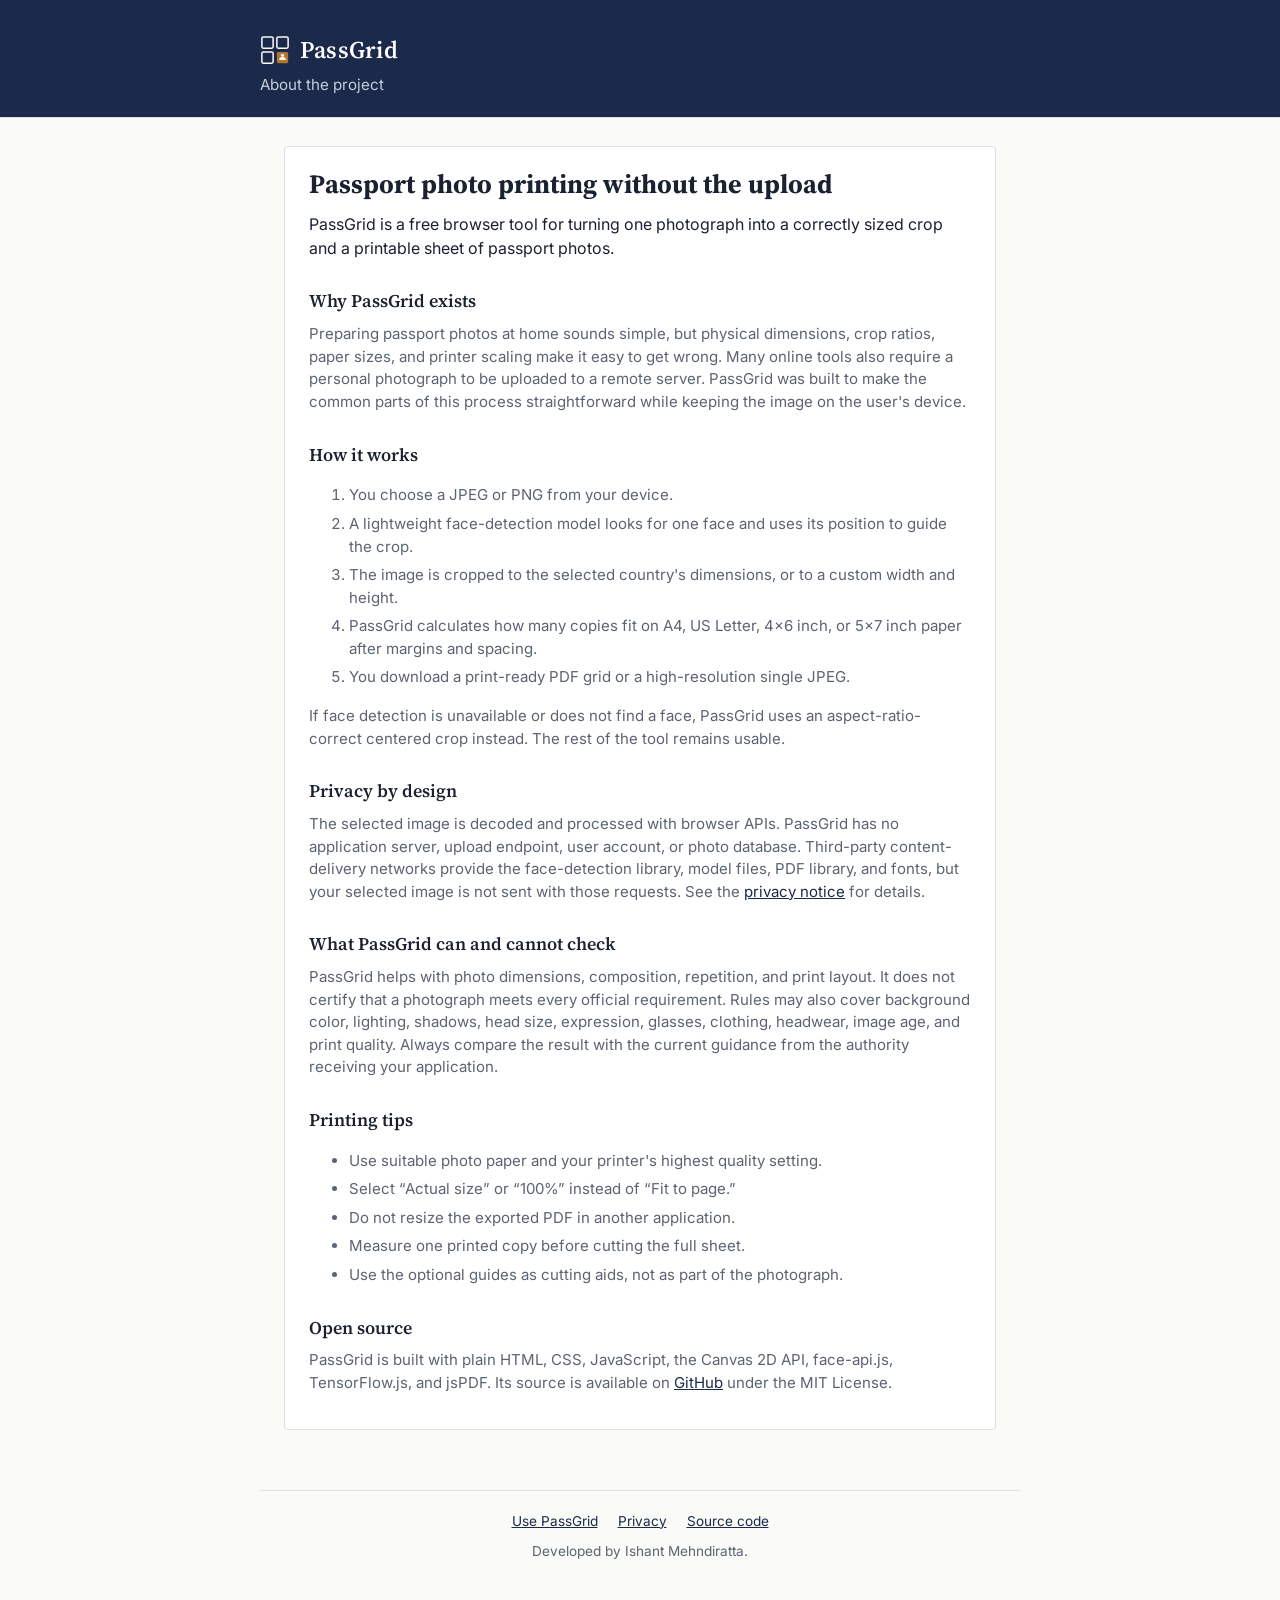
<file: about.html>
<!DOCTYPE html>
<html lang="en">
<head>
<meta charset="UTF-8" />
<meta name="viewport" content="width=device-width, initial-scale=1.0" />
<title>About PassGrid</title>
<meta name="description" content="Learn how PassGrid privately prepares passport photos and printable photo sheets in your browser." />
<link rel="icon" type="image/svg+xml" href="assets/favicon.svg" />
<link rel="preconnect" href="https://fonts.googleapis.com">
<link href="https://fonts.googleapis.com/css2?family=Source+Serif+4:wght@500;600;700&family=Inter:wght@400;500;600;700&display=swap" rel="stylesheet">
<link rel="stylesheet" href="styles.css" />
</head>
<body>
<header class="site-header compact-header">
  <div class="brand">
    <a class="brand-link" href="index.html" aria-label="PassGrid home">
      <img src="assets/logo.svg" alt="" class="brand-mark" />
      <span class="brand-name">PassGrid</span>
    </a>
  </div>
  <p class="tagline">About the project</p>
</header>

<main class="content-page">
  <article class="panel article-content">
    <h1>Passport photo printing without the upload</h1>
    <p class="lede">PassGrid is a free browser tool for turning one photograph into a correctly sized crop and a printable sheet of passport photos.</p>

    <h2>Why PassGrid exists</h2>
    <p>Preparing passport photos at home sounds simple, but physical dimensions, crop ratios, paper sizes, and printer scaling make it easy to get wrong. Many online tools also require a personal photograph to be uploaded to a remote server. PassGrid was built to make the common parts of this process straightforward while keeping the image on the user's device.</p>

    <h2>How it works</h2>
    <ol>
      <li>You choose a JPEG or PNG from your device.</li>
      <li>A lightweight face-detection model looks for one face and uses its position to guide the crop.</li>
      <li>The image is cropped to the selected country's dimensions, or to a custom width and height.</li>
      <li>PassGrid calculates how many copies fit on A4, US Letter, 4×6 inch, or 5×7 inch paper after margins and spacing.</li>
      <li>You download a print-ready PDF grid or a high-resolution single JPEG.</li>
    </ol>
    <p>If face detection is unavailable or does not find a face, PassGrid uses an aspect-ratio-correct centered crop instead. The rest of the tool remains usable.</p>

    <h2>Privacy by design</h2>
    <p>The selected image is decoded and processed with browser APIs. PassGrid has no application server, upload endpoint, user account, or photo database. Third-party content-delivery networks provide the face-detection library, model files, PDF library, and fonts, but your selected image is not sent with those requests. See the <a href="privacy.html">privacy notice</a> for details.</p>

    <h2>What PassGrid can and cannot check</h2>
    <p>PassGrid helps with photo dimensions, composition, repetition, and print layout. It does not certify that a photograph meets every official requirement. Rules may also cover background color, lighting, shadows, head size, expression, glasses, clothing, headwear, image age, and print quality. Always compare the result with the current guidance from the authority receiving your application.</p>

    <h2>Printing tips</h2>
    <ul>
      <li>Use suitable photo paper and your printer's highest quality setting.</li>
      <li>Select “Actual size” or “100%” instead of “Fit to page.”</li>
      <li>Do not resize the exported PDF in another application.</li>
      <li>Measure one printed copy before cutting the full sheet.</li>
      <li>Use the optional guides as cutting aids, not as part of the photograph.</li>
    </ul>

    <h2>Open source</h2>
    <p>PassGrid is built with plain HTML, CSS, JavaScript, the Canvas 2D API, face-api.js, TensorFlow.js, and jsPDF. Its source is available on <a href="https://github.com/ISHANT-M/PassGrid" target="_blank" rel="noopener">GitHub</a> under the MIT License.</p>
  </article>
</main>

<footer class="site-footer">
  <nav class="footer-nav" aria-label="Footer">
    <a href="index.html">Use PassGrid</a>
    <a href="privacy.html">Privacy</a>
    <a href="https://github.com/ISHANT-M/PassGrid" target="_blank" rel="noopener">Source code</a>
  </nav>
  <p>Developed by Ishant Mehndiratta.</p>
</footer>
</body>
</html>
</file>
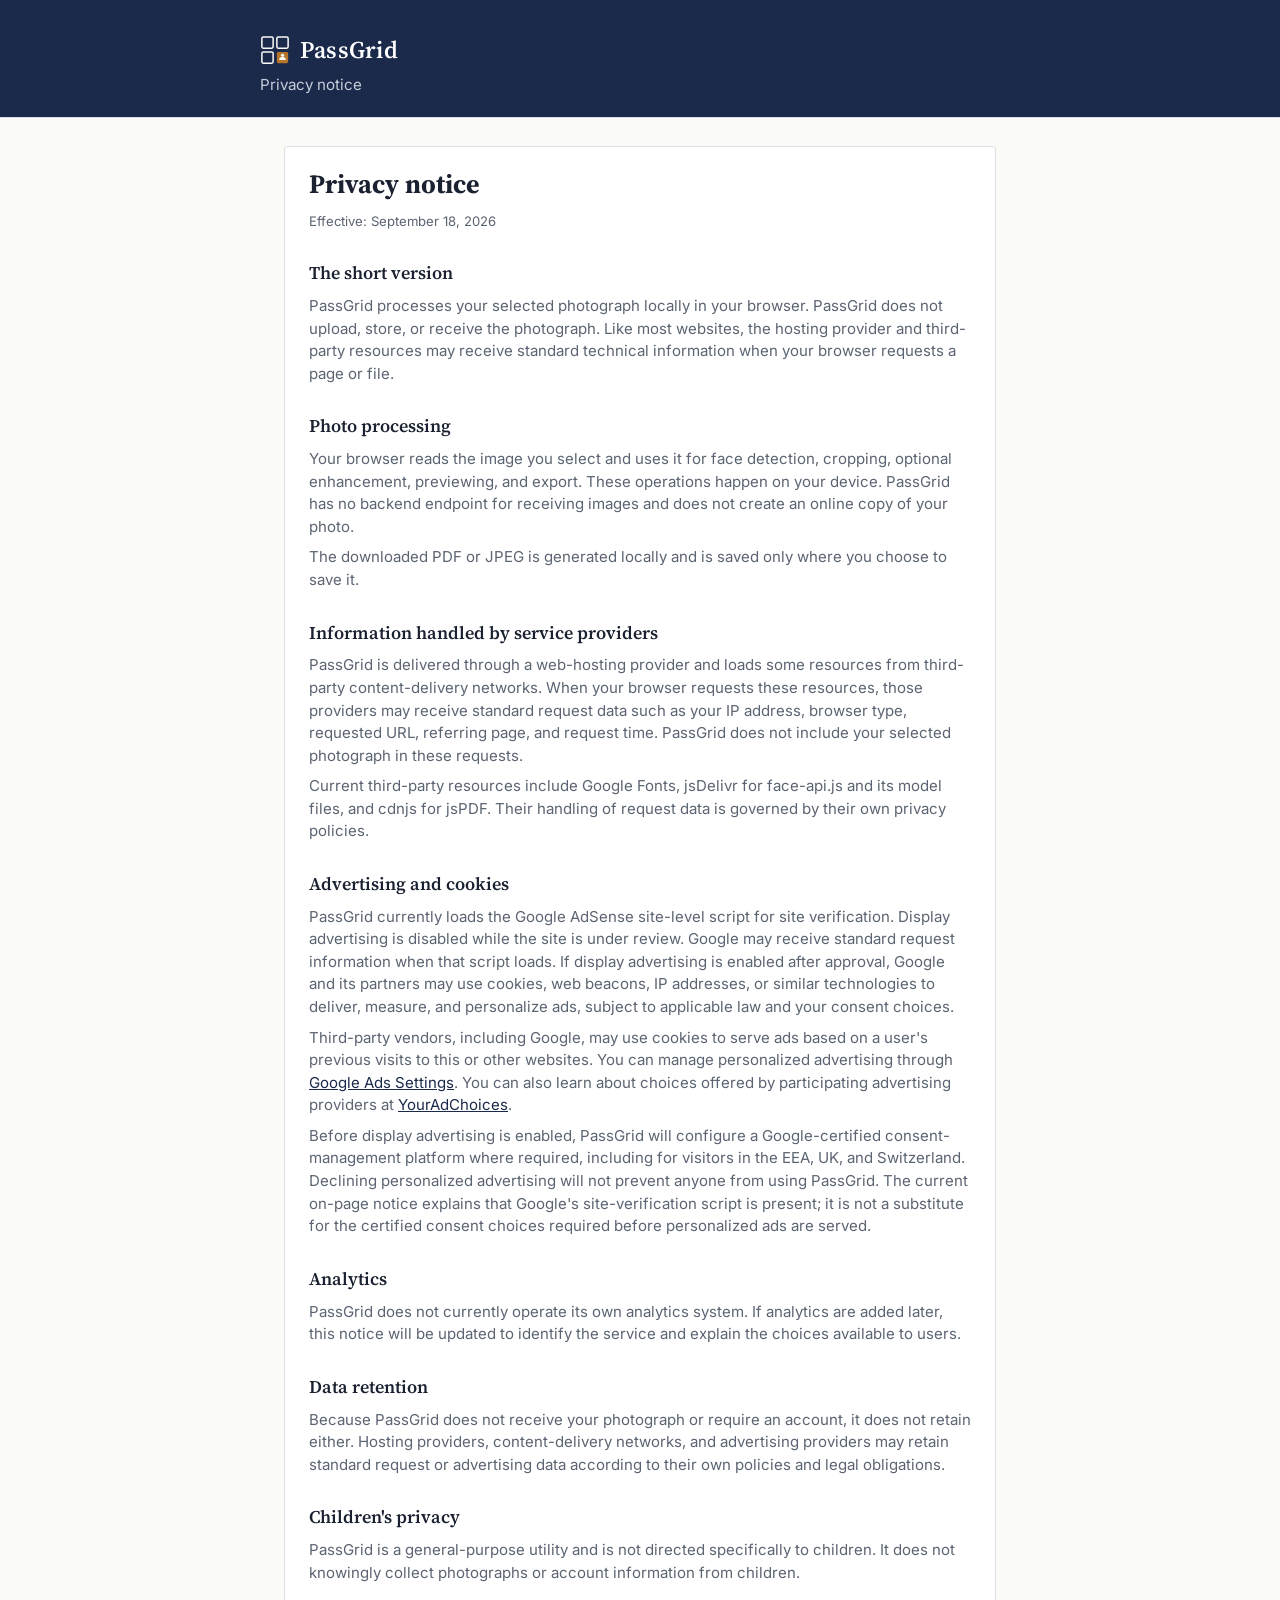
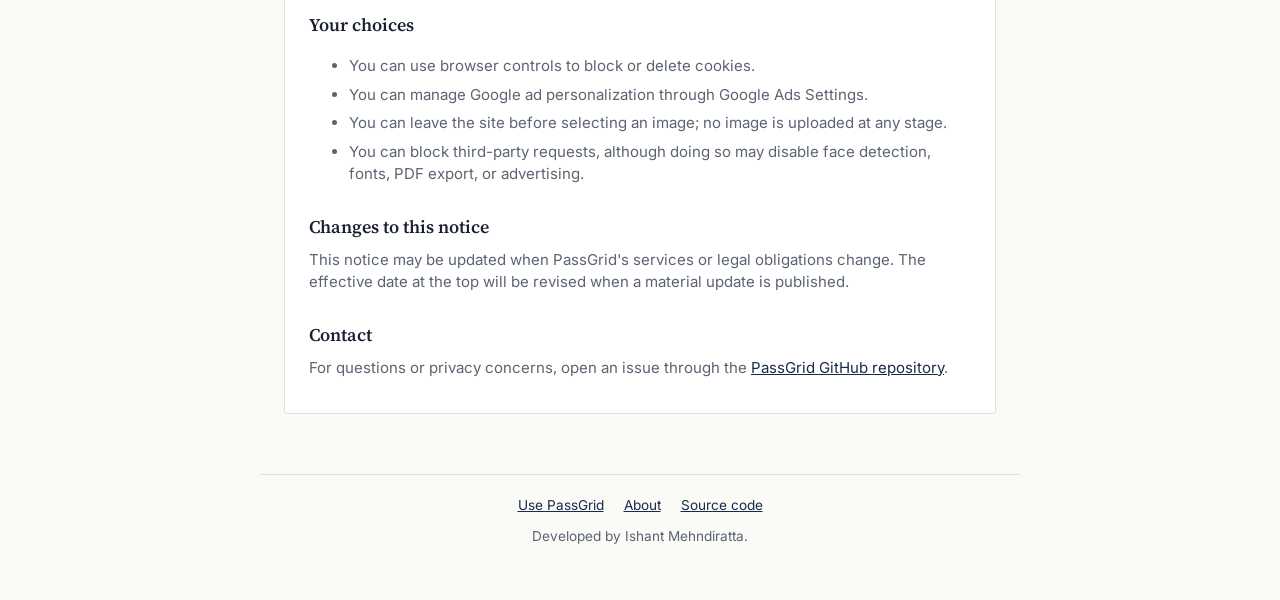
<file: privacy.html>
<!DOCTYPE html>
<html lang="en">
<head>
<meta charset="UTF-8" />
<meta name="viewport" content="width=device-width, initial-scale=1.0" />
<title>Privacy Notice — PassGrid</title>
<meta name="description" content="Read how PassGrid processes photos locally and how third-party services may handle standard website data." />
<link rel="icon" type="image/svg+xml" href="assets/favicon.svg" />
<link rel="preconnect" href="https://fonts.googleapis.com">
<link href="https://fonts.googleapis.com/css2?family=Source+Serif+4:wght@500;600;700&family=Inter:wght@400;500;600;700&display=swap" rel="stylesheet">
<link rel="stylesheet" href="styles.css" />
</head>
<body>
<header class="site-header compact-header">
  <div class="brand">
    <a class="brand-link" href="index.html" aria-label="PassGrid home">
      <img src="assets/logo.svg" alt="" class="brand-mark" />
      <span class="brand-name">PassGrid</span>
    </a>
  </div>
  <p class="tagline">Privacy notice</p>
</header>

<main class="content-page">
  <article class="panel article-content">
    <h1>Privacy notice</h1>
    <p class="policy-date">Effective: September 18, 2026</p>

    <h2>The short version</h2>
    <p>PassGrid processes your selected photograph locally in your browser. PassGrid does not upload, store, or receive the photograph. Like most websites, the hosting provider and third-party resources may receive standard technical information when your browser requests a page or file.</p>

    <h2>Photo processing</h2>
    <p>Your browser reads the image you select and uses it for face detection, cropping, optional enhancement, previewing, and export. These operations happen on your device. PassGrid has no backend endpoint for receiving images and does not create an online copy of your photo.</p>
    <p>The downloaded PDF or JPEG is generated locally and is saved only where you choose to save it.</p>

    <h2>Information handled by service providers</h2>
    <p>PassGrid is delivered through a web-hosting provider and loads some resources from third-party content-delivery networks. When your browser requests these resources, those providers may receive standard request data such as your IP address, browser type, requested URL, referring page, and request time. PassGrid does not include your selected photograph in these requests.</p>
    <p>Current third-party resources include Google Fonts, jsDelivr for face-api.js and its model files, and cdnjs for jsPDF. Their handling of request data is governed by their own privacy policies.</p>

    <h2>Advertising and cookies</h2>
    <p>PassGrid currently loads the Google AdSense site-level script for site verification. Display advertising is disabled while the site is under review. Google may receive standard request information when that script loads. If display advertising is enabled after approval, Google and its partners may use cookies, web beacons, IP addresses, or similar technologies to deliver, measure, and personalize ads, subject to applicable law and your consent choices.</p>
    <p>Third-party vendors, including Google, may use cookies to serve ads based on a user's previous visits to this or other websites. You can manage personalized advertising through <a href="https://adssettings.google.com/" target="_blank" rel="noopener">Google Ads Settings</a>. You can also learn about choices offered by participating advertising providers at <a href="https://www.aboutads.info/choices/" target="_blank" rel="noopener">YourAdChoices</a>.</p>
    <p>Before display advertising is enabled, PassGrid will configure a Google-certified consent-management platform where required, including for visitors in the EEA, UK, and Switzerland. Declining personalized advertising will not prevent anyone from using PassGrid. The current on-page notice explains that Google's site-verification script is present; it is not a substitute for the certified consent choices required before personalized ads are served.</p>

    <h2>Analytics</h2>
    <p>PassGrid does not currently operate its own analytics system. If analytics are added later, this notice will be updated to identify the service and explain the choices available to users.</p>

    <h2>Data retention</h2>
    <p>Because PassGrid does not receive your photograph or require an account, it does not retain either. Hosting providers, content-delivery networks, and advertising providers may retain standard request or advertising data according to their own policies and legal obligations.</p>

    <h2>Children's privacy</h2>
    <p>PassGrid is a general-purpose utility and is not directed specifically to children. It does not knowingly collect photographs or account information from children.</p>

    <h2>Your choices</h2>
    <ul>
      <li>You can use browser controls to block or delete cookies.</li>
      <li>You can manage Google ad personalization through Google Ads Settings.</li>
      <li>You can leave the site before selecting an image; no image is uploaded at any stage.</li>
      <li>You can block third-party requests, although doing so may disable face detection, fonts, PDF export, or advertising.</li>
    </ul>

    <h2>Changes to this notice</h2>
    <p>This notice may be updated when PassGrid's services or legal obligations change. The effective date at the top will be revised when a material update is published.</p>

    <h2>Contact</h2>
    <p>For questions or privacy concerns, open an issue through the <a href="https://github.com/ISHANT-M/PassGrid/issues" target="_blank" rel="noopener">PassGrid GitHub repository</a>.</p>
  </article>
</main>

<footer class="site-footer">
  <nav class="footer-nav" aria-label="Footer">
    <a href="index.html">Use PassGrid</a>
    <a href="about.html">About</a>
    <a href="https://github.com/ISHANT-M/PassGrid" target="_blank" rel="noopener">Source code</a>
  </nav>
  <p>Developed by Ishant Mehndiratta.</p>
</footer>
</body>
</html>
</file>
<file: styles.css>
:root{
  --paper:#FAFAF7;
  --panel:#FFFFFF;
  --ink:#1A2130;
  --ink-soft:#5B6472;
  --navy:#1B2A4A;
  --navy-light:#2E4267;
  --line:#DDE1E7;
  --accent:#B5762C;
  --accent-soft:#F1E4D2;
  --success:#3E7A52;
  --danger:#A6392C;
  --radius:3px;
  --serif:"Source Serif 4", Georgia, serif;
  --sans:"Inter", -apple-system, Segoe UI, sans-serif;
}

*{box-sizing:border-box;}
[hidden]{display:none !important;}
html,body{margin:0;padding:0;}
body{
  background:var(--paper);
  color:var(--ink);
  font-family:var(--sans);
  line-height:1.5;
}

/* Header */
.site-header{
  padding:32px 24px 24px;
  border-bottom:1px solid var(--line);
  background:var(--navy);
  color:#fff;
}
.brand{display:flex; align-items:center; gap:10px; max-width:760px; margin:0 auto;}
.brand-mark{width:30px; height:30px;}
.brand-name{
  font-family:var(--serif);
  font-weight:600;
  font-size:1.5rem;
  letter-spacing:0.01em;
}
.tagline{
  max-width:760px; margin:6px auto 0;
  color:#C7CEDB;
  font-size:0.95rem;
}

/* Layout */
.layout{
  max-width:760px;
  margin:0 auto;
  padding:28px 24px 60px;
  display:flex;
  flex-direction:column;
  gap:22px;
}

.panel{
  background:var(--panel);
  border:1px solid var(--line);
  border-radius:var(--radius);
  padding:22px 24px 26px;
}
.panel h2{
  font-family:var(--serif);
  font-size:1.15rem;
  font-weight:600;
  margin:0 0 16px;
  display:flex;
  align-items:center;
  gap:10px;
}
.step-num{
  display:inline-flex;
  align-items:center;
  justify-content:center;
  width:24px; height:24px;
  border-radius:50%;
  background:var(--navy);
  color:#fff;
  font-size:0.8rem;
  font-family:var(--sans);
  font-weight:600;
}

/* Dropzone */
.dropzone{
  border:1.5px dashed var(--line);
  border-radius:var(--radius);
  min-height:180px;
  display:flex;
  align-items:center;
  justify-content:center;
  text-align:center;
  cursor:pointer;
  padding:20px;
  transition:border-color .15s ease, background-color .15s ease;
  position:relative;
}
.dropzone.dragover{
  border-color:var(--accent);
  background:var(--accent-soft);
}
.dropzone-title{font-weight:600; margin:0 0 6px;}
.dropzone-hint{color:var(--ink-soft); font-size:0.88rem; margin:0;}
#preview-canvas{max-width:100%; max-height:340px; border-radius:2px;}

.row{display:flex; flex-wrap:wrap; gap:14px; align-items:center; margin-top:14px;}
.row label{
  display:flex; flex-direction:column; gap:5px;
  font-size:0.85rem; color:var(--ink-soft); font-weight:500;
}
.row input[type=number], select{
  font-family:var(--sans);
  font-size:0.95rem;
  padding:8px 10px;
  border:1px solid var(--line);
  border-radius:var(--radius);
  background:#fff;
  color:var(--ink);
}
.checkbox-row{
  display:flex; align-items:center; gap:8px;
  font-size:0.9rem; color:var(--ink-soft);
  margin-top:12px; cursor:pointer;
}

button{
  font-family:var(--sans);
  font-size:0.92rem;
  font-weight:600;
  padding:10px 18px;
  border-radius:var(--radius);
  border:1px solid transparent;
  cursor:pointer;
  transition:opacity .15s ease;
}
@media (hover:hover){button:hover{opacity:0.88;}}
button:disabled{cursor:not-allowed; opacity:0.45;}
button:focus-visible, input:focus-visible, select:focus-visible{
  outline:2px solid var(--navy-light);
  outline-offset:2px;
}
.btn-primary{background:var(--navy); color:#fff;}
.btn-secondary{background:#fff; color:var(--navy); border-color:var(--navy);}

.status-line{
  margin:14px 0 0;
  font-size:0.88rem;
  color:var(--ink-soft);
  min-height:1.2em;
}
.status-line.ok{color:var(--success);}
.status-line.warn{color:var(--danger);}

/* Preset grid */
.preset-grid{
  display:grid;
  grid-template-columns:repeat(auto-fill, minmax(150px, 1fr));
  gap:10px;
}
.preset-card{
  border:1px solid var(--line);
  border-radius:var(--radius);
  padding:12px;
  cursor:pointer;
  text-align:left;
  background:#fff;
}
.preset-card:hover{border-color:var(--navy-light);}
.preset-card.selected{
  border-color:var(--navy);
  background:var(--accent-soft);
}
.preset-name{font-weight:600; font-size:0.92rem; margin:0 0 2px;}
.preset-dims{font-size:0.82rem; color:var(--ink-soft); margin:0;}

.custom-size{margin-top:16px; font-size:0.9rem;}
.custom-size summary{cursor:pointer; color:var(--navy); font-weight:500;}
.custom-size input{width:92px;}
.custom-paper-fields{align-items:flex-end;}
.field-message{margin:10px 0 0; min-height:1.2em; font-size:0.82rem; color:var(--ink-soft);}
.field-message.ok{color:var(--success);}
.field-message.warn,
.grid-summary.warn{color:var(--danger);}

.grid-summary{
  margin:14px 0 0;
  font-size:0.88rem;
  color:var(--ink-soft);
}

.output-wrap{
  min-height:180px;
  background:#EEEFEA;
  border:1px solid var(--line);
  border-radius:var(--radius);
  display:flex;
  align-items:center;
  justify-content:center;
  padding:16px;
  overflow:auto;
}
.output-empty{
  margin:0;
  color:var(--ink-soft);
  font-size:0.9rem;
  text-align:center;
}
#output-canvas{
  max-width:100%;
  box-shadow:0 1px 4px rgba(0,0,0,0.12);
}
.export-row{margin-top:16px;}


/* Reserved advertising space: quiet, separate from all tool controls */
.ad-placement{
  min-height:90px;
  border:1px solid var(--line);
  border-radius:var(--radius);
  background:#F2F2EE;
  color:var(--ink-soft);
  display:flex;
  flex-direction:column;
  align-items:center;
  justify-content:center;
  gap:5px;
  padding:14px;
  text-align:center;
  font-size:0.78rem;
}
.ad-label{
  color:#7B828D;
  font-size:0.66rem;
  letter-spacing:0.04em;
  text-transform:uppercase;
}

/* Supporting content */
.info-section{
  border-top:1px solid var(--line);
  padding:8px 2px 0;
}
.info-section h2,
.article-content h1,
.article-content h2{
  font-family:var(--serif);
  color:var(--ink);
}
.info-section h2{font-size:1.25rem; margin:16px 0;}
.info-grid{display:grid; grid-template-columns:repeat(3, 1fr); gap:20px;}
.info-grid h3{font-size:0.92rem; margin:0 0 5px;}
.info-grid p,
.print-note{font-size:0.86rem; color:var(--ink-soft); margin:0;}
.print-note{margin-top:18px; padding-top:16px; border-top:1px solid var(--line);}

.brand-link{display:flex; align-items:center; gap:10px; color:inherit; text-decoration:none;}
.compact-header{padding-bottom:20px;}
.content-page{max-width:760px; margin:0 auto; padding:28px 24px 60px;}
.article-content h1{font-size:1.65rem; line-height:1.2; margin:0 0 12px;}
.article-content h2{font-size:1.12rem; margin:28px 0 8px;}
.article-content p,
.article-content li{color:var(--ink-soft); font-size:0.94rem;}
.article-content p{margin:8px 0;}
.article-content li+li{margin-top:6px;}
.article-content a{color:var(--navy);}
.article-content .lede{font-size:1rem; color:var(--ink);}
.policy-date{font-size:0.82rem !important;}

/* Privacy notice */
.cookie-notice{
  position:fixed;
  right:16px;
  bottom:16px;
  left:16px;
  z-index:10;
  max-width:700px;
  margin:0 auto;
  border:1px solid var(--line);
  border-radius:var(--radius);
  background:#fff;
  box-shadow:0 4px 20px rgba(26,33,48,0.16);
  display:flex;
  align-items:center;
  gap:16px;
  padding:14px 16px;
}
.cookie-notice p{margin:0; color:var(--ink-soft); font-size:0.82rem;}
.cookie-notice a{color:var(--navy);}
.cookie-notice button{flex:0 0 auto;}

/* Footer */
.site-footer{
  max-width:760px;
  margin:0 auto;
  padding:20px 24px 50px;
  color:var(--ink-soft);
  font-size:0.85rem;
  border-top:1px solid var(--line);
  text-align:center;
}
.site-footer a{color:var(--navy); text-decoration:underline;}
.site-footer p{margin:4px 0;}
.footer-nav{display:flex; justify-content:center; flex-wrap:wrap; gap:8px 20px; margin-bottom:10px;}

@media (max-width:600px){
  .site-header{padding:24px 18px 18px;}
  .layout{padding:20px 14px 50px; gap:18px;}
  .content-page{padding:20px 14px 50px;}
  .panel{padding:18px 14px 20px;}
  .info-grid{grid-template-columns:1fr; gap:16px;}
  .dropzone{min-height:160px; padding:16px;}
  .row label{flex:1 1 100%;}
  .row input[type=number], select{width:100%; min-height:44px;}
  .custom-size .row .btn-secondary{width:100%;}
  .export-row button{width:100%; min-height:44px;}
  .cookie-notice{align-items:stretch; flex-direction:column; gap:10px;}
  .cookie-notice button{width:100%; min-height:44px;}
}
</file>
